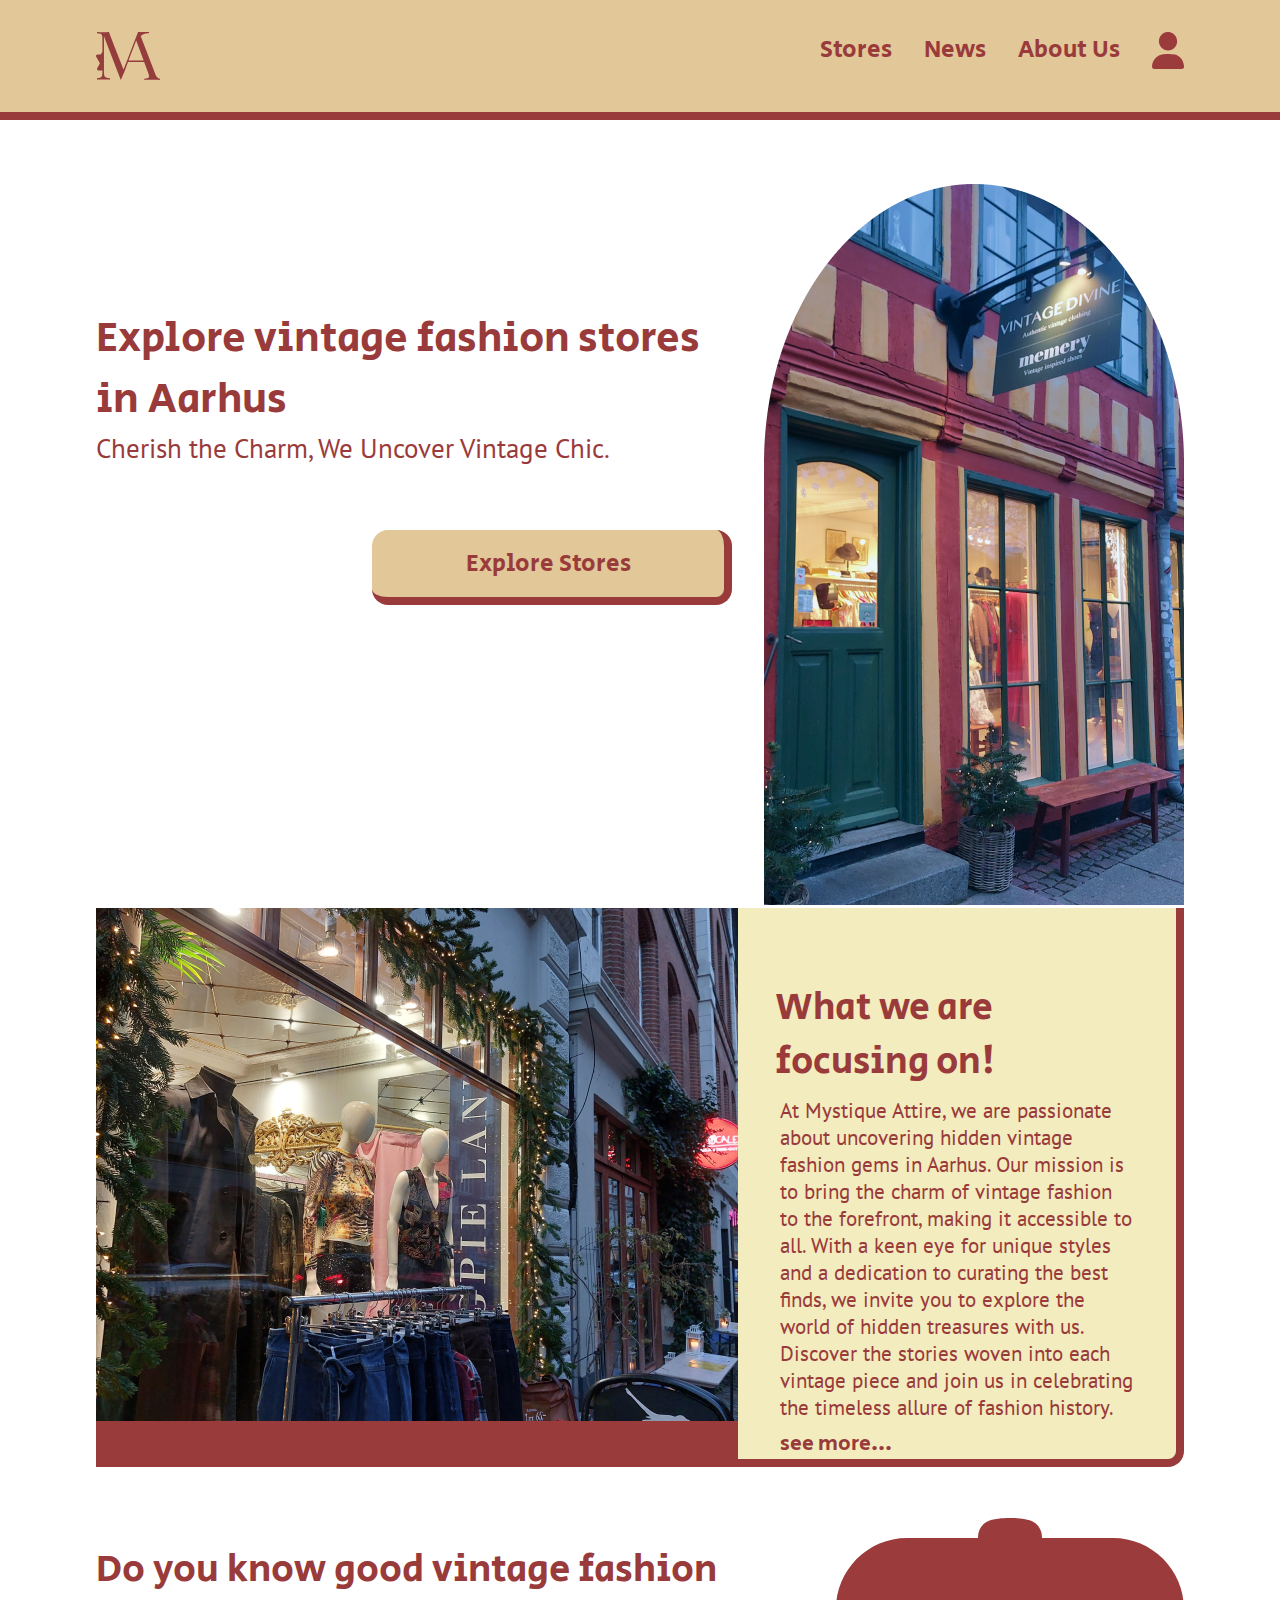
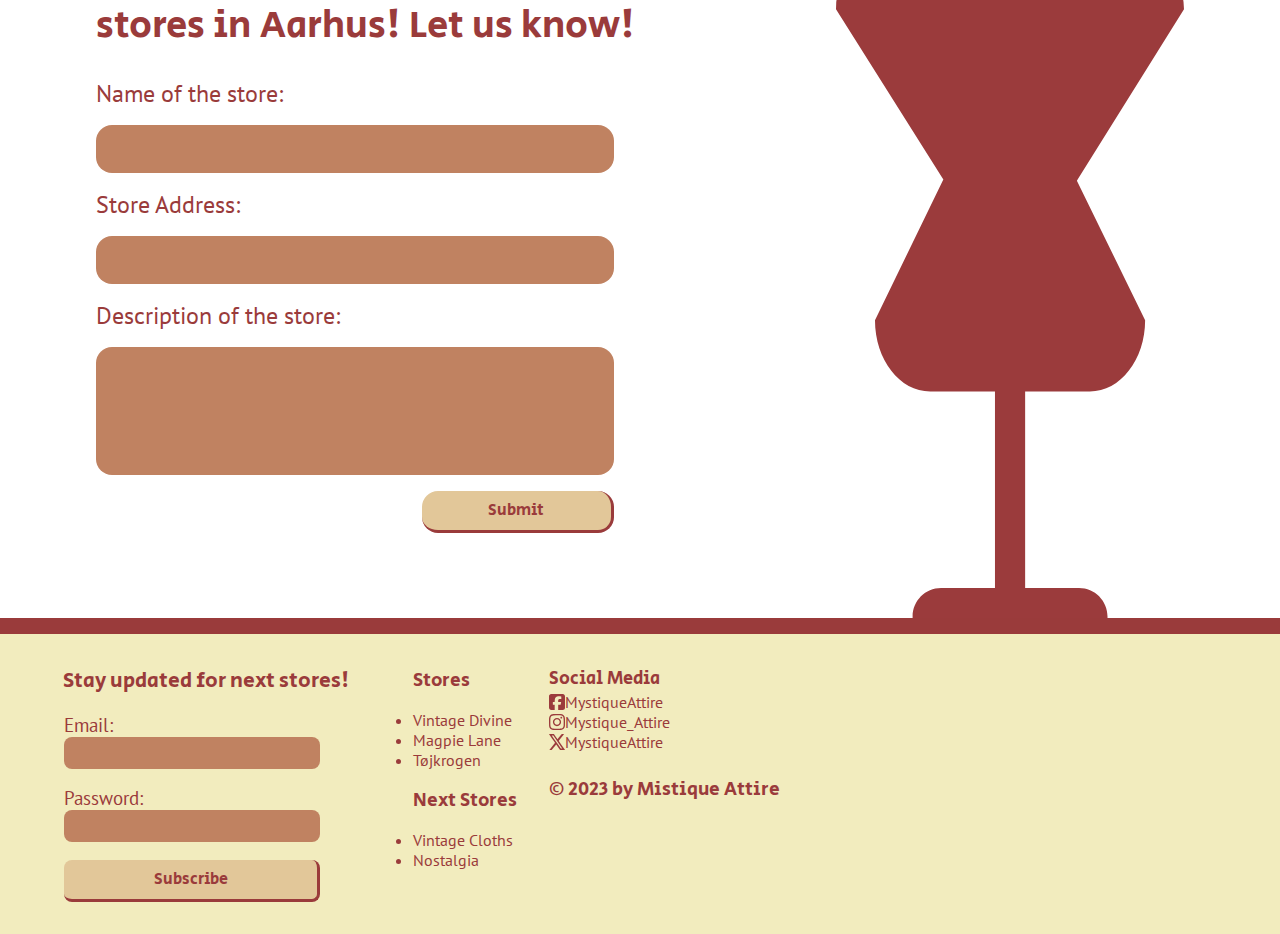
<file: index.html>
<!DOCTYPE html>
<html lang="en">
<head>
    <meta charset="UTF-8">
    <meta name="viewport" content="width=device-width, initial-scale=1.0">
    <title>Mystique Attire</title>
    <!-- SEO -->
    <meta name="Description" content="Vintage Fashion Stores in Aarhus">
    <meta name="keywords" content="vintage divine, magpielane, tøjkrogen, toejkrogen">
    <meta name="keywords" content="vintage stores, Aarhus, retro fashion, vintage clothing, antique, collectibles, curated vintage,
    second-hand treasures, vintage shopping, historic fashion, timeless style, retro accessories, unique finds, Aarhus vintage shops, 
    vintage items, denmark">
    <meta name="author" content="Mystique Attire">
    <link rel="stylesheet" href="https://cdnjs.cloudflare.com/ajax/libs/font-awesome/6.4.2/css/all.min.css" 
    integrity="sha512-z3gLpd7yknf1YoNbCzqRKc4qyor8gaKU1qmn+CShxbuBusANI9QpRohGBreCFkKxLhei6S9CQXFEbbKuqLg0DA==" 
    crossorigin="anonymous" referrerpolicy="no-referrer" />
    <link rel="stylesheet" href="css/index.css">
</head>
<body>

    <!-- HEADER -->
    
<header>
    <div class="navbar">
        <img class="logo" src="img/logoma.svg" alt="Logo">
        <ul class="links">
            <li><a href="stores.html">Stores</a></li>
            <li><a href="#">News</a></li>
            <li><a href="#">About Us</a></li>
            <li><img class="userprofile" src="img/userprofile.svg" alt="userprofile"></li>
        </ul>
        <div class="toggle_btn">
            <i class="fa-solid fa-bars"></i>
        </div>
    </div>

    <div class="dropdown_menu">
        <li><a href="stores.html">Stores</a></li>
        <li><a href="#">News</a></li>
        <li><a href="#">About Us</a></li>
        <li><img class="userprofile" src="img/userprofile.svg" alt="userprofile"></li>
    </div>
</header>

    <!-- // SECTION WITH THE WELCOMING TEXT AND ACTION BUTTON // -->

<main>
<div class="space-img-wrapper">
<section class="spaceimg">
    <div>
        <h1 class="welcometext">Explore vintage fashion stores in Aarhus</h1>
        <p class="welcomep">Cherish the Charm, We Uncover Vintage Chic.</p>
        <div class="button-wrapper">
            <a href="stores.html"><button class="explorebutton">Explore Stores</button></a>
        </div>
    </div>
    <img src="img/Vintage divine/vintagedivinedoor.jpg" alt="Vintage Door">
</section>
</div>

<!-- // ARTICLE ABOUT WEB WITH BUTTON SEE MORE... // -->

<article class="imgmag">
    <div class="img-article">
        <img class="magpiemobile" src="img/Magpie/magpielanedoor.jpg" alt="">
    </div>
    <div class="focusing-wrapper">
        <h3 class="focusing-text">What we are focusing on!</h3>
        <p class="focusing-paragraph">At Mystique Attire, we are passionate about uncovering hidden vintage fashion gems in Aarhus. Our mission is to bring the charm of vintage fashion to the forefront, making it accessible to all. With a keen eye for unique styles 
            and a dedication to curating the best finds, we invite you to explore the world of hidden treasures with us. Discover the stories woven into each vintage piece and join us in celebrating the timeless allure of fashion history.
        </p>
        <h5 class="see-more">see more...</h5>
    </div>
</article>

    <!-- // SECTION WITH FORM ADD STORE // -->

<section class="from-figure">

    <div id="addstore">
        <h3 class="addstore">Do you know good vintage fashion</h3>
        <h3 class="add-store">stores in Aarhus! Let us know!</h3>
        <form class="form-wrapper" action="#" method="post">
            <label class="labeladd" for="storeName">Name of the store:</label>
            <input class="inputadd"type="text" id="storeName" name="storeName" required>

            <label class="labeladd" for="storeAddress">Store Address:</label>
            <input class="inputadd" type="text" id="storeAddress" name="storeAddress" required>

            <label class="labeladd" for="storeDescription">Description of the store:</label>
            <textarea id="storeDescription" name="storeDescription" rows="4" required></textarea>
            <div class="button-wrapper">
            <button class="buttonsubmit" type="submit">Submit</button>
            </div>
        </form>
    </div>
    <div class="figure">
        <img src="img/figure.svg" alt="Figure">
    </div>

</section>

</main>

 <!-- // FOOTER // -->

<footer id="footerw">

    <!-- // FORM FOR SUBSCRIBE // -->
    <div>
        <h4 class="formfootertext">Stay updated for next stores!</h4>
        <form class="footer-form" action="#" method="post">
            <label class="footerlabel" for="email">Email:</label>
            <input class="footerinput" type="email" id="email" name="email" required>

            <label class="footerlabel" for="password">Password:</label>
            <input class="footerinput" type="password" id="password" name="password" required>

            <button class="subscribebutton" type="submit">Subscribe</button>
        </form>
    </div>

    <!-- // QUICK LINKS TO THE STORES // -->
<div id="footerlinksmobile">
    <div class="footerstoreslinks">
        <h4 class="footerheaderstores">Stores</h4>
            <ul class="footerstores">
                <li><a href="vintagedivine.html">Vintage Divine</a></li>
                <li><a href="magpielane.html">Magpie Lane</a></li>
                <li><a href="tojkrogen.html">Tøjkrogen</a></li>
            </ul>
    
   
        <h4 class="footerheaderstores">Next Stores</h4>
            <ul class="footerstores">
                <li>Vintage Cloths</li>
                <li>Nostalgia</li>
            </ul>
    </div>

    <!-- // SOCIAL MEDIA AND COPYRIGHT // -->

    <div>
        <h4 class="socialmediatext">Social Media</h4>
        <ul class="footersocialmedia">
            <li><a href="#"><img src="img/facebook.svg" alt="Facebook">MystiqueAttire</a></li>
            <li><a href="#"><img src="img/instagram.svg" alt="Instagram">Mystique_Attire</a></li>  
            <li><a href="#"><img src="img/xtwitter.svg" alt="Twitter">MystiqueAttire</a></li>             
        </ul>

        <h5 class="copyright">© 2023 by Mistique Attire</h5>
    </div>
</div>
</footer>

<script src="js/index.js"></script>

</body>
</html>
</file>
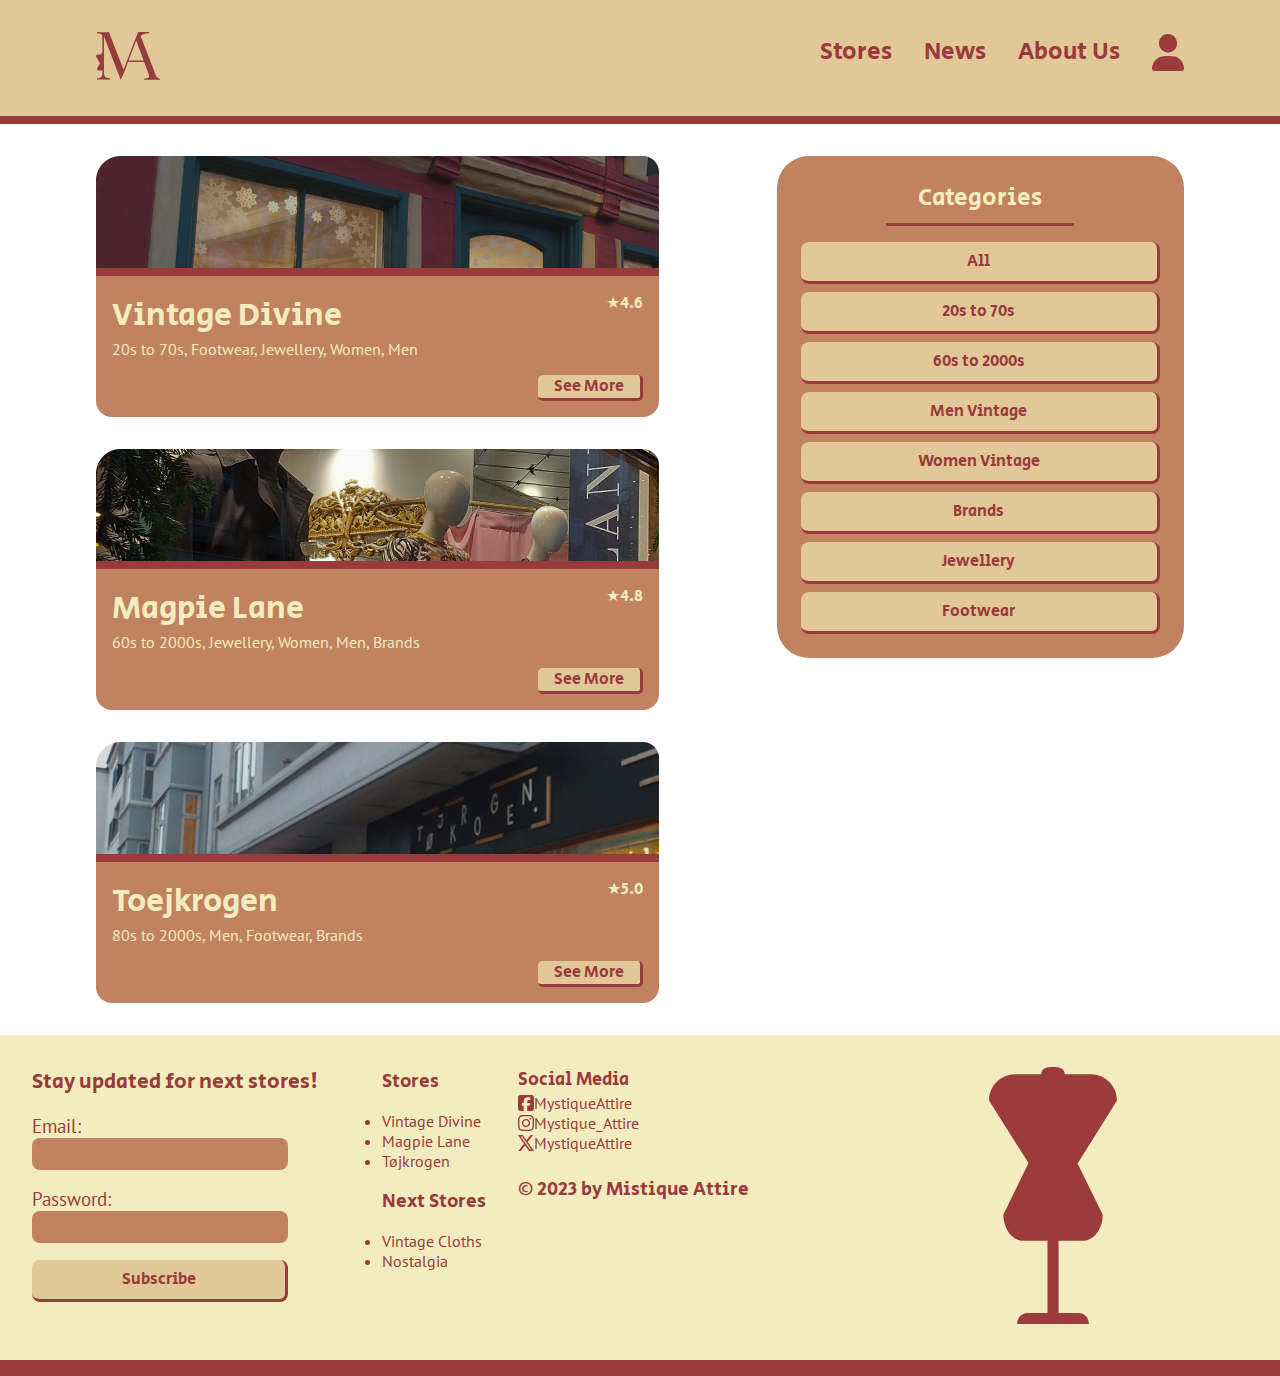
<file: stores.html>
<!DOCTYPE html>
<html lang="en">
<head>
    <meta charset="UTF-8">
    <meta name="viewport" content="width=device-width, initial-scale=1.0">
    <title>MA Stores</title>
    <!-- SEO -->
    <meta name="Description" content="Vintage Fashion Stores in Aarhus">
    <meta name="keywords" content="vintage divine, magpielane, tøjkrogen, toejkrogen">
    <meta name="keywords" content="vintage stores, Aarhus, retro fashion, vintage clothing, antique, collectibles, curated vintage,
    second-hand treasures, vintage shopping, historic fashion, timeless style, retro accessories, unique finds, Aarhus vintage shops, 
    vintage items, denmark">
    <meta name="author" content="Mystique Attire">
    <link rel="stylesheet" href="https://cdnjs.cloudflare.com/ajax/libs/font-awesome/6.4.2/css/all.min.css" 
    integrity="sha512-z3gLpd7yknf1YoNbCzqRKc4qyor8gaKU1qmn+CShxbuBusANI9QpRohGBreCFkKxLhei6S9CQXFEbbKuqLg0DA==" 
    crossorigin="anonymous" referrerpolicy="no-referrer" />
    <link rel="stylesheet" href="css/stores.css">
</head>
<body>

   <!-- HEADER -->
    
<header>
    <div class="navbar">
       <a href="index.html"><img class="logo" src="img/logoma.svg" alt="Logo"></a>
        <ul class="links">
            <li><a href="stores.html">Stores</a></li>
            <li><a href="#">News</a></li>
            <li><a href="#">About Us</a></li>
            <li><img class="userprofile" src="img/userprofile.svg" alt="userprofile"></li>
        </ul>
        <div class="toggle_btn">
            <i class="fa-solid fa-bars"></i>
        </div>
    </div>

    <div class="dropdown_menu">
        <li><a href="stores.html">Stores</a></li>
        <li><a href="#">News</a></li>
        <li><a href="#">About Us</a></li>
        <li><img class="userprofile" src="img/userprofile.svg" alt="userprofile"></li>
    </div>
</header>

<div id="main-wrapper">
    <div id="filter">
        <div id="stores">

            <div filter-tags="20-70 footwear jewellery women men" class="store-card">

                <div class="card-image">
                    <img src="img/vintagedivinestores.png">
                </div>

                <div class="card-text">
                    <div class="raiting">
                        <h3>Vintage Divine</h3>
                        <p>&#9733;4.6</p>
                    </div>
                    <p>20s to 70s, Footwear, Jewellery, Women, Men</p>
                    
                    <a href="vintagedivine.html"><button id="seemore-button"> See More </button></a>
                </div>

            </div>

            <div filter-tags="60-2000 brands jewellery women men" class="store-card">
                <div class="card-image">
                    <img src="img/magpielanestore.png">
                </div>
                <div class="card-text">
                    <div class="raiting">
                        <h3>Magpie Lane</h3>
                        <p>&#9733;4.8</p>
                    </div>
                        <p>60s to 2000s,  Jewellery, Women, Men, Brands</p>
                    
                        <a href="magpielane.html"><button id="seemore-button"> See More </button></a>
                </div>

            </div>

            <div filter-tags="60-2000 footwear brands men" class="store-card">
                <div class="card-image">
                    <img src="img/toejkrogenstore.png "alt="PictureOfStore">
                    <img src="img/favorite.svg" alt="AddToFavoriteIcon">
                </div>

                <div class="card-text">
                    <div class="raiting">
                        <h3>Toejkrogen</h3>
                        <p>&#9733;5.0</p>
                    </div>
                        <p>80s to 2000s, Men, Footwear, Brands </p>
                    

                        <a href="tojkrogen.html"><button id="seemore-button">See More </button></a>
                </div>

            </div>

        </div>
    
        <div id="categories">
            <div id="categories-title-wrapper">
                <h2 id="categories-title">Categories</h2>
                <h2 id="drop-down-toggler">Categories</h2>
            </div>

            <ul id="category-selectors">
                <li>
                    <a href="#" filter-tag="all">All</a>
                </li>

                <li>
                    <a href="#" filter-tag="20-70">20s to 70s</a>
                </li>

                <li>
                    <a href="#" filter-tag="60-2000">60s to 2000s</a>
                </li>
                    
                <li>
                    <a href="#" filter-tag="men">Men Vintage</a>
                </li>

                <li>
                    <a href="#" filter-tag="women">Women Vintage</a>
                </li>
                    
                <li>
                    <a href="#" filter-tag="brands">Brands</a>
                </li>

                <li>
                    <a href="#" filter-tag="jewellery">Jewellery</a>
                </li>

                <li>
                    <a href="#" filter-tag="footwear">Footwear</a>
                </li>
            </ul> 
        </div>
    </div>
</div>

<!-- // FOOTER // -->

<footer id="footerw">

    <!-- // FORM FOR SUBSCRIBE // -->
    <div>
        <h4 class="formfootertext">Stay updated for next stores!</h4>
        <form class="footer-form" action="#" method="post">
            <label class="footerlabel" for="email">Email:</label>
            <input class="footerinput" type="email" id="email" name="email" required>

            <label class="footerlabel" for="password">Password:</label>
            <input class="footerinput" type="password" id="password" name="password" required>

            <button class="subscribebutton" type="submit">Subscribe</button>
        </form>
    </div>

    <!-- // QUICK LINKS TO THE STORES // -->
<div id="footerlinksmobile">
    <div class="footerstoreslinks">
        <h4 class="footerheaderstores">Stores</h4>
            <ul class="footerstores">
                <li><a href="vintagedivine.html">Vintage Divine</a></li>
                <li><a href="magpielane.html">Magpie Lane</a></li>
                <li><a href="tojkrogen.html">Tøjkrogen</a></li>
            </ul>
    
   
        <h4 class="footerheaderstores">Next Stores</h4>
            <ul class="footerstores">
                <li>Vintage Cloths</li>
                <li>Nostalgia</li>
            </ul>
    </div>

    <!-- // SOCIAL MEDIA AND COPYRIGHT // -->

    <div>
        <h4 class="socialmediatext">Social Media</h4>
        <ul class="footersocialmedia">
            <li><a href="#"><img src="img/facebook.svg" alt="Facebook">MystiqueAttire</a></li>
            <li><a href="#"><img src="img/instagram.svg" alt="Instagram">Mystique_Attire</a></li>  
            <li><a href="#"><img src="img/xtwitter.svg" alt="Twitter">MystiqueAttire</a></li>             
        </ul>

        <h5 class="copyright">© 2023 by Mistique Attire</h5>
    </div>
</div>

<!-- FIGURE IN FOOTER -->

<div class="figure">
    <img src="img/figure.svg" alt="Figure">
</div>

</footer>

<script src="js/index.js"></script>

</body>
</html>
</file>
<file: css/index.css>
@font-face {
    font-family: PTSans;
    src: url(/fonts/PTSans-Regular.ttf);
}


@font-face {
    font-family: SecularOne;
    src: url(/fonts/SecularOne-Regular.ttf);
}

/* COLORS FOR CSS */

:root {
    --RED: #9A3B3B;
    --DARKBROWN: #C08261;
    --LIGHTBROWN: #E2C799;
    --YELLOWBROWN: #F2ECBE;
    font-family: PTSans;
}

h1, h2, h3, h4, h5, h6, button {
    font-family: SecularOne;
    font-weight: normal;
}

/* STYLE FOR EVERYTHING */

* {
    margin: 0;
    padding: 0;
}

a {
    text-decoration: none;
    color: var(--RED);
}

/* MENU */

header {
    display: flex;
    justify-content: center;
    background-color: var(--LIGHTBROWN);
    border-bottom: 0.5em solid var(--RED);
    padding: 1em 0;
}

header li {
    list-style: none;
}

.navbar{
    width: 85vw;
    padding: 1rem;
    display: flex;
    align-items: center;
    justify-content: space-between;

    font-family: SecularOne;
}


.navbar .links {
    display: flex;
    gap: 2rem;
    
    font-size: 1.5rem;
}

.navbar .toggle_btn {
    color: var(--RED);
    font-size: 2rem;
    cursor: pointer;
    display: none;
}

/* DROPDOWN MENU */ 

.dropdown_menu {
    display: none;
    position: absolute;
    right: 2rem;
    top: 70px;
    height: 0;
    width: 300px;
    background-color: rgb(255, 255, 255, 0.1);
    backdrop-filter: blur(10px);
    border-radius: 10px;
    overflow: hidden;
    transition: height .5s cubic-bezier(0.175, 0.885, 0.32, 1.275);
}

.dropdown_menu.open{
    height: 200px;

}

.dropdown_menu li {
    padding: 0.7rem;
    display: flex;
    align-items: center;
    justify-content: center;
}

/* LOGO and USER PROFILE ICON */

.logo {
    width: 4rem;
    filter: invert(27%) sepia(48%) saturate(726%) hue-rotate(312deg) brightness(101%) contrast(95%);
    cursor: pointer;
}

.userprofile {
    width: 2rem;
    cursor: pointer;
}

/* MAIN */

main {
    display: flex;
    flex-direction: column;
    align-items: center;
}

/* SECTION WITH THE WELCOMING TEXT AND ACTION BUTTON */

.spaceimg {
    width: 85vw;
    display: flex;
    justify-content: space-between;
    margin-top: 4em;
    
}

.spaceimg img {
    margin-left: 2em;
}

/* WELCOME TEXT */

.welcometext {
    color: var(--RED);
    margin-top: 3em;
    font-size: 2.6em;
}

.welcomep {
    color: var(--RED);
    font-size: 1.7em;
}

/* WELCOME BUTTON */

.explorebutton  {
    background-color: var(--LIGHTBROWN);
    color: var(--RED);

    width: min(15em, 30vw);
    padding: 1rem;

    border: 0;
    border-bottom: 0.5rem solid var(--RED);
    border-right: 0.5rem solid var(--RED);
    border-radius: 1rem;

    font-size: 1.5rem;
    position: relative;
    float: right;
    margin-top: 4rem;
    cursor: pointer;
}

.space-img-wrapper {
    display: flex;
    justify-content: center;
}

/* ARTICLE SHORT ABOUT PAGE */

article{
    width: 85vw;
}

.imgmag {
    display: flex;
    flex-direction: row;
}

.img-article{
    background-color: var(--RED);
    border-bottom: 0.5rem solid var(--RED);
}

.focusing-wrapper {
    background-color: var(--YELLOWBROWN);
    border-bottom: 0.5rem solid var(--RED);
    border-right: 0.5rem solid var(--RED);
    border-radius: 0 0 1rem 0;
}

/* TEXT FOR SHORT ABOUT US */

.focusing-text {
    font-size: 2.3rem;
    padding-left: 1em;
    padding-right: 1em;
    padding-top: 2em;
    color: var(--RED);
    margin-bottom: 0.5rem;
}

.focusing-paragraph {
    font-size: 1.3rem;
    padding-left: 2em;
    padding-right: 2em;
    color: var(--RED);
}

/* SEE MORE BUTTON */

.see-more {
    font-size: 1.3rem;
    padding-left: 2em;
    padding-right: 2em;
    color: var(--RED);
    margin-top: 0.5rem;
}

/* SECTION WITH FOR ADD STORE */

#addstore {
    width: 85vw;
    
}

.from-figure {
    width: 85vw;
    display: flex;
    justify-content: space-between;
    margin-top: 4vw;
}

/* ADD STORE FORM  */

.form-wrapper{
    display: flex;
    flex-direction: column;
    width: 70%;
    font-size: 1rem;
    margin-top: 1rem;
}

.addstore{
    color: var(--RED);
    font-size: 2.4rem;
    margin-top: 1.5rem;
}

.add-store {
    color: var(--RED);
    font-size: 2.4rem;
    margin-bottom: 1.5rem;
}

.labeladd {
    margin: 1em, 1em;
    color: var(--RED);
    font-size: 1.5rem;
    margin-bottom: 1rem;
}

.inputadd {
    background-color: var(--DARKBROWN);
    height: 3rem;
    border: none;
    border-radius: 1rem;
    margin-bottom: 1rem;
}

textarea {
    width: 100%;
    height: 8rem;
    resize: none;
    background-color: var(--DARKBROWN); 
    border-radius: 1rem; 
    border: none;
}

/* FIGURE */ 

.figure {
    display: flex;
    width: 40vw;
    float: right;
}

/* BUTTON FOR ADD STORE SECTION */

.buttonsubmit {
    background-color: var(--LIGHTBROWN);
    color: var(--RED);

    width: min(12em, 25vw);
    padding: 0.5rem;

    border: 0;
    border-bottom: 0.2rem solid var(--RED);
    border-right: 0.2rem solid var(--RED);
    border-radius: 1rem;

    font-size: 1rem;
    margin-top: 1rem;
    float: right;
}
    

/* FOOTER */

footer{
    display: flex;
    background-color: var(--YELLOWBROWN);
    padding-top: 2rem;
    padding-bottom: 2rem;
    border-top: 1rem solid var(--RED);
}

footer div {
    margin-left: 2em;
}

/* FOOTER FORM */

.footer-form {
    display: flex;
    flex-direction: column;
    font-size: 1rem;
    margin-top: 1rem;
    padding-left: 2em;
}

.footerlabel {
    color: var(--RED);
    font-size: 1.2rem;
}

.footerinput {
    background-color: var(--DARKBROWN);
    height:2rem;
    width: 16rem;
    border: 1px solid var(--RED); 
    border-radius: 0.5rem;
    margin-bottom: 1rem;
    border: none;
}

.formfootertext {
    color: var(--RED);
    font-size: 1.3rem;
    margin-left: 1.5em;
}

.subscribebutton {
    background-color: var(--LIGHTBROWN);
    color: var(--RED);

    width: min(16em, 25vw);
    padding: 0.5rem;

    border: 0;
    border-bottom: 0.2rem solid var(--RED);
    border-right: 0.2rem solid var(--RED);
    border-radius: 0.5rem;

    font-size: 1rem;
    margin-top: 0.1rem;
    
}

/* FOOTER STORES QUICK LINK */

.footerheaderstores{
    color: var(--RED);
    font-size: 1.2rem;
}

.footerstores li {
    color: var(--RED);
}

.footerstores{
    padding-top: 1rem;
    padding-bottom: 1rem;
}

/* FOOTER SOCIAL MEDIA BUTTONS */

.socialmediatext{
    font-size: 1.1rem;
    color: var(--RED);
}

.footersocialmedia li {
    list-style: none;
}

.footersocialmedia {
    width: 1rem;
}

.footersocialmedia a {
    display: flex;
}

.copyright {
    color: var(--RED);
    padding-top: 1.4rem;
    font-size: 1.2rem;
}

#footerlinksmobile {
    display: flex;
}








/* STARTING MOBILE RESPONSIVE */














/* MOBILE RESPONSIVE DROP DOWN MENU !!!! */

@media (max-width: 992px) {
    .navbar .links,
    .navbar .action_btn {
        display: none;  
    }

    .navbar .toggle_btn {
        display: block;
    }

    .dropdown_menu {
        display: block;
    }
}

@media (max-width: 576px) {
    .dropdown_menu {
        left: 2rem;
        width: unset;
        font-family: SecularOne;
    }

}

@media screen and (max-width: 600px)  {

    /* WELCOME TEXT AND BUTTON */

    .spaceimg img {
        display: none;
    }

    /* WELCOME TEXT */
    
    .welcometext {
        color: var(--RED);
        margin-top: 1em;
        font-size: 1.5em;
    }
    
    .welcomep {
        color: var(--RED);
        font-size: 1em;
    }
    
    /* WELCOME BUTTON */
    
    .explorebutton  {
        background-color: var(--LIGHTBROWN);
        color: var(--RED);
    
        width: min(10em, 85vw);
        padding: 1rem;
    
        border: 0;
        border-bottom: 0.5rem solid var(--RED);
        border-right: 0.5rem solid var(--RED);
        border-radius: 1rem;
    
        font-size: 1.5rem;
        margin-top: 6rem;
        margin-bottom: 6rem;
    }
    
    .space-img-wrapper {
        display: flex;
        justify-content: center;
    }

    /* TEXT ABOUT US AND PICTURE */

    .imgmag {
        display: flex;
        flex-direction: column-reverse;
    }
    
    .focusing-wrapper {
        background-color: var(--YELLOWBROWN);
        border-top: 0.5rem solid var(--RED);
        border-left: 0.5rem solid var(--RED);
        border-bottom: none;
        border-right: none;
        border-radius: 1rem 0 0 0;
    }

    .img-article {
        background: none;
        border-bottom: none;
    }

    /* TEXT FOR SHORT ABOUT US */ 
    
    .focusing-text {
        font-size: 1.5rem;
        padding-left: 1em;
        padding-right: 1em;
        padding-top: 1.5em;
        color: var(--RED);
        margin-bottom: 0.5rem;
    }
    
    .focusing-paragraph {
        font-size: 1rem;
        padding-left: 1.5em;
        padding-right: 2em;
        color: var(--RED);
    }
    
    /* SEE MORE BUTTON */
    
    .see-more {
        font-size: 1rem;
        padding-left: 1.5em;
        padding-right: 2em;
        color: var(--RED);
        margin-top: 0.5rem;
        padding-bottom: 2rem;
    }
    
    .magpiemobile {
        width: 100%;
    }

    /* FORM WITH FIGURE */

    .from-figure {
        width: 85vw;
        display: flex;
        justify-content: center;
        flex-direction: column;
    }
    
    /* ADD STORE FORM  */
    
    .form-wrapper{
        align-self: center;
        flex-direction: column;
        width: 100%;
        font-size: 1rem;
        margin-top: 1rem;
    }
    
    .addstore{
        color: var(--RED);
        font-size: 1.3rem;
        margin-top: 1.5rem;
    }
    
    .add-store {
        color: var(--RED);
        font-size: 1.3rem;
        margin-bottom: 1.5rem;
    }
    
    .labeladd {
        margin: 1em, 1em;
        color: var(--RED);
        font-size: 1.1rem;
        margin-bottom: 1rem;
    }
    
    .inputadd {
        background-color: var(--DARKBROWN);
        height:3rem;
        border-radius: 0.5rem;
        margin-bottom: 1rem;
    }
    
    textarea {
        width: 100%;
        height: 8rem;
        background-color: var(--DARKBROWN);
        resize: none;
        border: 0 solid var(--RED); 
        border-radius: 0.5rem; 
        border: none;
    }

    .figure {
        display: flex;
        justify-content: center;
        width: 100%;
        margin-top: 10vw;
        }

    .figure img {
        width: 50%;
    }

    /* BUTTON FOR ADD STORE SECTION */

    .buttonsubmit {
        background-color: var(--LIGHTBROWN);
        color: var(--RED);

        width: min(9em, 25vw);
        padding: 0.5rem;

        border: 0;
        border-bottom: 0.2rem solid var(--RED);
        border-right: 0.2rem solid var(--RED);
        border-radius: 0.5rem;

        font-size: 1rem;
        margin-top: 1rem;
        float: right;
    }

    /* FOOTER */


    footer{
        display: flex;
        justify-content: center;
        flex-direction: column;
        background-color: var(--YELLOWBROWN);
        padding-top: 2rem;
        padding-bottom: 2rem;
        border-top: 1rem solid var(--RED);
    }

    /* FOOTER FORM */

    .footer-form {
        display: flex;
        flex-direction: column;
        font-size: 1rem;
        margin-top: 1rem;
    }

    .footerlabel {
        color: var(--RED);
        font-size: 1.2rem;
    }

    .footerinput {
        background-color: var(--DARKBROWN);
        height:2rem;
        width: 18rem;
        border: 1px solid var(--RED); 
        border-radius: 0.5rem;
        margin-bottom: 1rem;
        border: none;
    }

    .formfootertext {
        color: var(--RED);
        font-size: 1.3rem;
    }

    .subscribebutton {
        background-color: var(--LIGHTBROWN);
        color: var(--RED);

        width: min(25em, 70vw);
        padding: 0.5rem;

        border: 0;
        border-bottom: 0.2rem solid var(--RED);
        border-right: 0.2rem solid var(--RED);
        border-radius: 0.5rem;

        font-size: 1rem;
        margin-top: 0.1rem;
        
    }

    /* FOOTER STORES QUICK LINK */

    .footerheaderstores{
        color: var(--RED);
        font-size: 1.2rem;
    }

    .footerstores li {
        color: var(--RED);
    }

    .footerstores{
        padding-top: 1rem;
        padding-bottom: 1rem;
    }

    /* FOOTER SOCIAL MEDIA BUTTONS */

    .socialmediatext{
        font-size: 1.1rem;
        color: var(--RED);
    }

    .footersocialmedia li {
        list-style: none;
    }

    .footersocialmedia {
        width: 1rem;
    }

    .copyright {
        color: var(--RED);
        padding-top: 1.4rem;
        font-size: 1rem;
    }

    #footerlinksmobile {
        display: flex;
    }

    #footerlinksmobile {
        padding-top: 2rem;
    }

        
    }
</file>
<file: css/stores.css>
@font-face {
    font-family: PTSans;
    src: url(/fonts/PTSans-Regular.ttf);
}


@font-face {
    font-family: SecularOne;
    src: url(/fonts/SecularOne-Regular.ttf);
}

/* COLORS FOR CSS */

:root {
    --RED: #9A3B3B;
    --DARKBROWN: #C08261;
    --LIGHTBROWN: #E2C799;
    --YELLOWBROWN: #F2ECBE;
    font-family: PTSans;
}

h1, h2, h3, h4, h5, h6, button {
    font-family: SecularOne;
    font-weight: normal;
}

/* STYLE FOR EVERYTHING */

* {
    margin: 0;
    padding: 0;
}

a {
    text-decoration: none;
    color: var(--RED);
}

/* MENU */

header {
    display: flex;
    justify-content: center;
    background-color: var(--LIGHTBROWN);
    border-bottom: 0.5em solid var(--RED);
    padding: 1em 0;
}

header li {
    list-style: none;
}

.navbar{
    width: 85vw;
    padding: 1rem;
    display: flex;
    align-items: center;
    justify-content: space-between;
}


.navbar .links {
    display: flex;
    gap: 2rem;
    
    font-size: 1.5rem;
    font-family: SecularOne;
}

.navbar .toggle_btn {
    color: var(--RED);
    font-size: 2rem;
    cursor: pointer;
    display: none;
}

/* DROPDOWN MENU */ 

.dropdown_menu {
    display: none;
    position: absolute;
    right: 2rem;
    top: 70px;
    height: 0;
    width: 300px;
    background-color: rgb(255, 255, 255, 0.1);
    backdrop-filter: blur(10px);
    border-radius: 10px;
    overflow: hidden;
    transition: height .5s cubic-bezier(0.175, 0.885, 0.32, 1.275);
}

.dropdown_menu.open{
    height: 200px;

}

.dropdown_menu li {
    padding: 0.7rem;
    display: flex;
    align-items: center;
    justify-content: center;
}

/* LOGO AND USER PROFILE ICON */

.logo {
    width: 4rem;
    cursor: pointer;
    filter: invert(27%) sepia(48%) saturate(726%) hue-rotate(312deg) brightness(101%) contrast(95%);
}

.userprofile {
    width: 2rem;
    cursor: pointer;
}


/* MAIN */

main {
    display: flex;
    flex-direction: column;
    align-items: center;
}

*  {
    margin: 0;
    padding: 0;
}

/* CATEGORIES MENU */

#main-wrapper{
    display: flex;
    justify-content: center;
}

#filter {
    display: flex;
    justify-content: space-between;

    width: 85vw;
}

#categories {
    background-color: var(--DARKBROWN);
    padding: 1.5rem;
    width: 33%;
    height: min-content;

    border-radius: 2em;
    margin-top: 2rem;
    margin-bottom: 2rem;
}

#categories-title-wrapper {
    display: flex;
    flex-direction: column;
    align-items: center;

    padding-bottom: 0.5rem;
    border-bottom: var(--RED);
}

#categories h2 {
    padding: 0 2rem 0.5rem 2rem;
    border-bottom: var(--RED) solid;
    color: var(--YELLOWBROWN);
}

#categories ul {
    list-style: none;
    
}

#categories li {

    display: flex;
    justify-content: center;

    padding: 0.5rem;

    margin-top: 0.5em;

    background-color: var(--LIGHTBROWN);

    border: 0;
    border-bottom: var(--RED) solid;
    border-right: solid var(--RED);
    border-radius: 0.5rem;

    font-family: SecularOne;
}

#categories a {
    color: var(--RED);
    text-decoration: none;
}

/* CARDS OF STORES */

.store-card {
    margin-bottom: 2em;
    margin-top: 2rem;
    width: 44vw;
}

.card-text {
    background-color: var(--DARKBROWN);
    padding: 1em 1em;

    border-radius: 0 0 1em 1em;
    border-top: 0.5em solid var(--RED);
}

.card-text h3 {
    color: var(--YELLOWBROWN);
    font-size: 2em;
}

.card-text p {
    color: var(--YELLOWBROWN);
    font-size: 1em;

}

.card-image {
    width: 100%;
    height: 7em;
    overflow: hidden;

    border-radius: 1em 1em 0 0;
}

.hide {
    display: none;
}

.raiting {
    display: flex;
    justify-content: space-between;

    font-family: SecularOne;
}

#seemore-button {
    display: block;

    margin-left: auto;
    margin-right: 0;

    background-color: var(--LIGHTBROWN);

    padding: 0 1em;
    font-size: 1em;
    margin-top: 1em;

    border: 0;
    border-bottom: var(--RED) solid;
    border-right: solid var(--RED);
    border-radius: 0.3rem;

    color: var(--RED);
    cursor: pointer;
}

/* DROPDWON MENU FOR JS */

#footerlinksmobile {
    display: flex;
}

#drop-down-toggler {
    display: none;
}

#category-selectors {
    display: block;
}

/* FOOTER */

footer{
    display: flex;
    background-color: var(--YELLOWBROWN);
    padding-top: 2rem;
    padding-bottom: 2rem;
    border-bottom: 1rem solid var(--RED);
}

footer div {
    margin-left: 2rem;
}

/* FOOTER FORM */

.footer-form {
    display: flex;
    flex-direction: column;
    font-size: 1rem;
    margin-top: 1rem;
}

.footerlabel {
    color: var(--RED);
    font-size: 1.2rem;
}

.footerinput {
    background-color: var(--DARKBROWN);
    height:2rem;
    width: 16rem;
    border: 1px solid var(--RED); 
    border-radius: 0.5rem;
    margin-bottom: 1rem;
    border: none;
}

.formfootertext {
    color: var(--RED);
    font-size: 1.3rem;

}

.subscribebutton {
    background-color: var(--LIGHTBROWN);
    color: var(--RED);

    width: min(16em, 25vw);
    padding: 0.5rem;

    border: 0;
    border-bottom: 0.2rem solid var(--RED);
    border-right: 0.2rem solid var(--RED);
    border-radius: 0.5rem;

    font-size: 1rem;
    margin-top: 0.1rem;
    
}

/* FOOTER STORES QUICK LINK */

.footerheaderstores{
    color: var(--RED);
    font-size: 1.2rem;
}

.footerstores li {
    color: var(--RED);
}

.footerstores{
    padding-top: 1rem;
    padding-bottom: 1rem;
}

/* FOOTER SOCIAL MEDIA BUTTONS */

.socialmediatext{
    font-size: 1.1rem;
    color: var(--RED);
}

.footersocialmedia li {
    list-style: none;
}

.footersocialmedia {
    width: 1rem;
}

.footersocialmedia a {
    display: flex;
}

.copyright {
    color: var(--RED);
    padding-top: 1.4rem;
    font-size: 1.2rem;
}

.figure {
    width: 8em;
    margin-left: 15em;
}












/* STARTING MOBILE RESPONSIVE */











/* MOBILE RESPONSIVE DROP DOWN MENU !!!! */

@media (max-width: 992px) {
    .navbar .links,
    .navbar .action_btn {
        display: none;  
    }

    .navbar .toggle_btn {
        display: block;
    }

    .dropdown_menu {
        display: block;
    }
}

@media (max-width: 576px) {
    .dropdown_menu {
        left: 2rem;
        width: unset;
        font-family: SecularOne;
    }

}

/* STYLING FOR MAIN THINGS */

@media screen and (max-width: 900px) {

    /* DROPDOWN MENU FOR JS */

    #drop-down-toggler {
        display: block;
    }


    /* CATEGORIES FILTER */

    #categories-title {
        display: none;
    }

    #filter {
        display: flex;
        flex-direction: column-reverse;
        justify-content: center;
        align-items: center;

        width: 90vw;
    }

    #categories {
        margin-top: 1em;
        margin-bottom: 1em;
        width: 90vw;
    }

    #categories {
        background-color: var(--DARKBROWN);
        padding: 0.5rem 1rem;
        width: 90%;
        height: min-content;
    
        border-radius: 1em;
        margin-top: 1rem;
        margin-bottom: 0rem;
    }
    
    #categories h2 {
        padding: 0;
        border: none;
        align-items: center;

        font-size: 1.5em;
    }

    #categories-title-wrapper {
        padding-bottom: 0;
    }

    /* CARDS WITH STORES */

    .store-card {
        width: 90vw;
        margin: .6;
    }
    
    .card-text {
        background-color: var(--DARKBROWN);
        padding: 0.5em 0.5em;
    
        border-radius: 0 0 1em 1em;
        border-top: 0.5em solid var(--RED);
    }
    
    .card-text h3 {
        color: var(--YELLOWBROWN);
        font-size: 1.6em;
    }
    
    .card-text p {
        color: var(--YELLOWBROWN);
        font-size: .8em;
    
    }
    
    .card-image {
        width: 100%;
        height: 4em;
        overflow: hidden;
    
        border-radius: 1em 1em 0 0;
    }

     /* FOOTER */


    footer{
        display: flex;
        justify-content: center;
        flex-direction: column;
        background-color: var(--YELLOWBROWN);
        padding-top: 2rem;
        padding-bottom: 2rem;
        border-top: 1rem solid var(--RED);
    }

    /* FOOTER FORM */

    .footer-form {
        display: flex;
        flex-direction: column;
        justify-content: center;
        font-size: 1rem;
        margin-top: 1rem;
    }

    .footerlabel {
        color: var(--RED);
        font-size: 1.2rem;
    }

    .footerinput {
        background-color: var(--DARKBROWN);
        height:2rem;
        width: 18rem;
        border: 1px solid var(--RED); 
        border-radius: 0.5rem;
        margin-bottom: 1rem;
        border: none;
    }

    .formfootertext {
        color: var(--RED);
        font-size: 1.3rem;
    }

    .subscribebutton {
        background-color: var(--LIGHTBROWN);
        color: var(--RED);
    
        width: min(25em, 70vw);
        padding: 0.5rem;
    
        border: 0;
        border-bottom: 0.2rem solid var(--RED);
        border-right: 0.2rem solid var(--RED);
        border-radius: 0.5rem;
    
        font-size: 1rem;
        margin-top: 0.1rem;
        
    }

    /* FOOTER STORES QUICK LINK */

    .footerheaderstores{
        color: var(--RED);
        font-size: 1.2rem;
    }

    .footerstores li {
        color: var(--RED);
    }

    .footerstores{
        padding-top: 1rem;
        padding-bottom: 1rem;
    }

    /* FOOTER SOCIAL MEDIA BUTTONS */

    .socialmediatext{
        font-size: 1.1rem;
        color: var(--RED);
    }

    .footersocialmedia li {
        list-style: none;
    }

    .footersocialmedia {
        width: 1rem;
    }

    .copyright {
        color: var(--RED);
        padding-top: 1.4rem;
        font-size: 1rem;
    }

    #footerlinksmobile {
        display: flex;
    }

    #footerlinksmobile {
        padding-top: 2rem;
    }

    .figure {
        display: none;
    }


        
}
</file>
